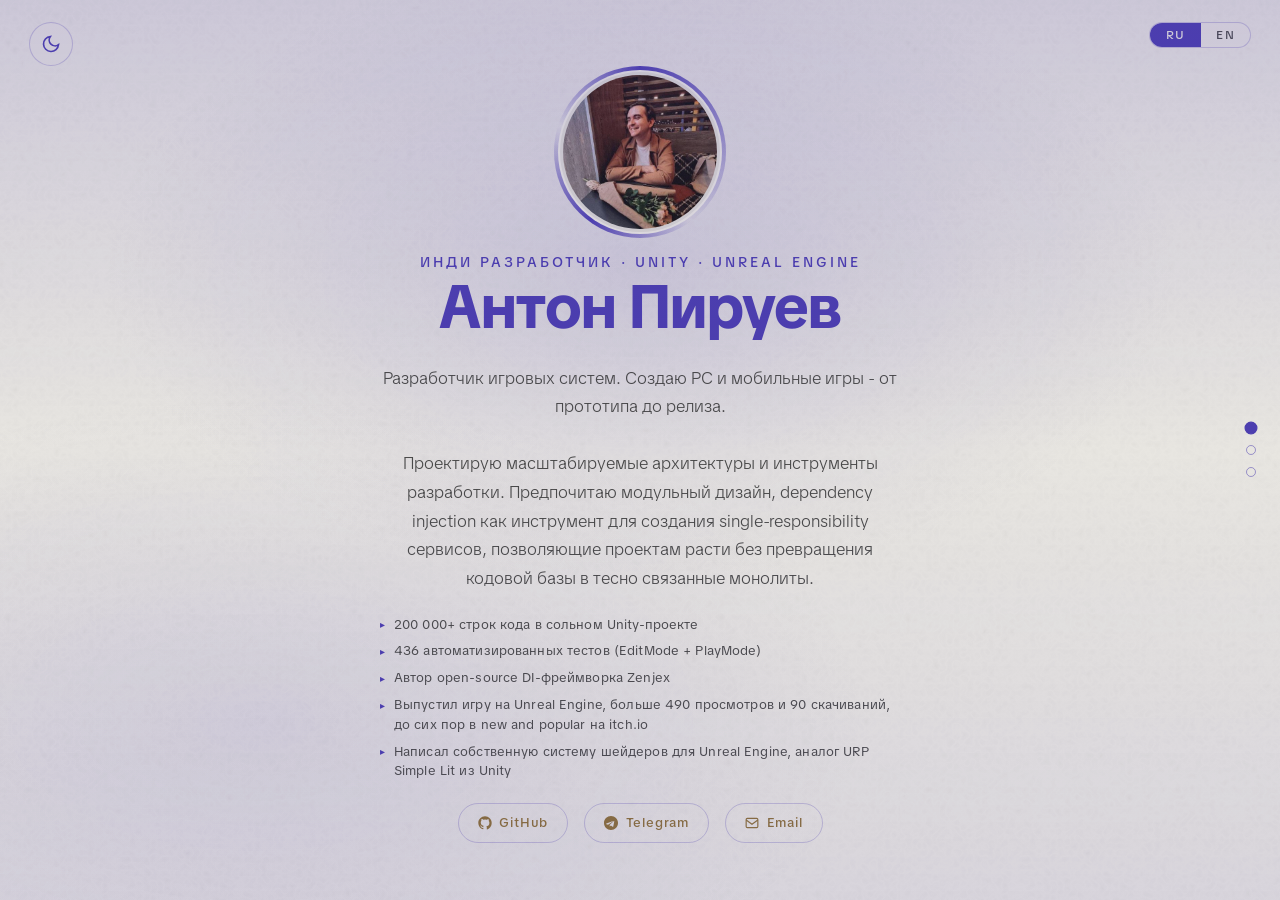
<file: src/index.html>
<!DOCTYPE html>
<html lang="ru">
<head>
  <meta charset="UTF-8" />
  <meta name="viewport" content="width=device-width, initial-scale=1.0" />
  <title>Портфолио</title>
  <!-- Font is loaded at runtime by config-loader.js from config.json -->

  <!-- Styles -->
  <link rel="stylesheet" href="css/variables.css" />
  <link rel="stylesheet" href="css/animations.css" />
  <link rel="stylesheet" href="css/layout.css" />
  <link rel="stylesheet" href="css/projects.css" />
  <link rel="stylesheet" href="css/skills.css" />
</head>
<body>

  <!-- ════════════════════════════════════════
       THEME SWITCHER
  ════════════════════════════════════════ -->
  <button class="theme-switcher" id="theme-toggle" aria-label="Toggle theme" onclick="toggleTheme()">
    <svg class="theme-icon sun" viewBox="0 0 24 24" fill="none" stroke="currentColor" stroke-width="2">
      <circle cx="12" cy="12" r="5"/>
      <path d="M12 1v2M12 21v2M4.22 4.22l1.42 1.42M18.36 18.36l1.42 1.42M1 12h2M21 12h2M4.22 19.78l1.42-1.42M18.36 5.64l1.42-1.42"/>
    </svg>
    <svg class="theme-icon moon" viewBox="0 0 24 24" fill="none" stroke="currentColor" stroke-width="2">
      <path d="M21 12.79A9 9 0 1 1 11.21 3 7 7 0 0 0 21 12.79z"/>
    </svg>
  </button>

  <!-- ════════════════════════════════════════
       LANG SWITCHER
  ════════════════════════════════════════ -->
  <div class="lang-switcher">
    <button class="lang-btn active" id="btn-ru" onclick="setLang('ru')">RU</button>
    <button class="lang-btn"        id="btn-en" onclick="setLang('en')">EN</button>
  </div>

  <!-- ════════════════════════════════════════
       SECTION NAV DOTS (fixed right side)
  ════════════════════════════════════════ -->
  <nav class="section-nav" id="section-nav" aria-label="Section navigation">
    <button class="section-nav__dot is-active" data-target="snap-stage" aria-label="Profile">
      <svg viewBox="0 0 24 24" fill="currentColor"><circle cx="12" cy="8" r="4"/><path d="M4 20c0-4 3.6-7 8-7s8 3 8 7"/></svg>
    </button>
    <button class="section-nav__dot" data-target="snap-stage-split" aria-label="Skills">
      <svg viewBox="0 0 24 24" fill="none" stroke="currentColor" stroke-width="2"><rect x="3" y="3" width="7" height="7"/><rect x="14" y="3" width="7" height="7"/><rect x="14" y="14" width="7" height="7"/><rect x="3" y="14" width="7" height="7"/></svg>
    </button>
    <button class="section-nav__dot" data-target="snap-projects" aria-label="Projects">
      <svg viewBox="0 0 24 24" fill="none" stroke="currentColor" stroke-width="2"><rect x="2" y="3" width="6" height="6" rx="1"/><rect x="9" y="3" width="6" height="6" rx="1"/><rect x="16" y="3" width="6" height="6" rx="1"/><rect x="2" y="12" width="6" height="6" rx="1"/><rect x="9" y="12" width="6" height="6" rx="1"/></svg>
    </button>
  </nav>

  <!-- ════════════════════════════════════════
       SNAP CONTAINER — sections 1 & 2
  ════════════════════════════════════════ -->
  <div class="snap-container" id="snap-container">

    <!-- STAGE: hero + skills on same layer, JS animates them -->
    <section class="snap-section" id="snap-stage">

      <!-- Skills panel: starts off-screen left, slides in -->
      <div class="stage-skills" id="stage-skills">
        <div class="skills-section" id="skills-section" aria-label="Core Skills" style="visibility:hidden">
          <div class="skills-inner">
            <div class="skills-header">
              <span class="skills-eyebrow" id="skills-title">Core Skills</span>
            </div>
            <div class="skills-grid" id="skills-grid"></div>
          </div>
        </div>
      </div>

      <!-- Hero: starts centred, slides right on transition -->
      <div class="stage-hero" id="stage-hero">
        <div class="hero">
          <div class="hero-top" id="hero-top">
            <div class="avatar-wrap">
              <img class="avatar" src="" alt=""
                   onerror="this.style.display='none'; this.nextElementSibling.style.display='flex';" />
              <div class="avatar-placeholder" style="display:none;">🧑‍💻</div>
            </div>
            <div class="hero-title-wrap">
              <p class="tagline t" id="tagline"></p>
              <h1><span id="first-name"></span> <span id="last-name"></span></h1>
            </div>
          </div>
          <p class="bio t hero-bio" id="bio"></p>
          <ul class="hero-highlights" id="hero-highlights" aria-label="Highlights"></ul>
          <div class="hero-bottom" id="hero-bottom">
            <nav class="links" aria-label="Social links">
              <a class="link-pill" id="link-github" href="#" target="_blank" rel="noopener" aria-label="GitHub">
                <svg width="14" height="14" viewBox="0 0 24 24" fill="currentColor" aria-hidden="true"><path d="M12 .5C5.65.5.5 5.65.5 12c0 5.1 3.3 9.4 7.9 10.9.58.1.79-.25.79-.56v-2c-3.2.7-3.88-1.54-3.88-1.54-.52-1.34-1.28-1.7-1.28-1.7-1.05-.72.08-.7.08-.7 1.16.08 1.77 1.2 1.77 1.2 1.03 1.76 2.7 1.25 3.36.96.1-.75.4-1.25.73-1.54-2.55-.29-5.23-1.28-5.23-5.68 0-1.25.45-2.28 1.18-3.08-.12-.29-.51-1.46.11-3.04 0 0 .96-.31 3.15 1.18a10.9 10.9 0 0 1 5.74 0C17.3 5.37 18.26 5.68 18.26 5.68c.62 1.58.23 2.75.11 3.04.74.8 1.18 1.83 1.18 3.08 0 4.41-2.69 5.38-5.25 5.67.41.35.78 1.05.78 2.12v3.15c0 .31.21.67.8.56C20.2 21.4 23.5 17.1 23.5 12 23.5 5.65 18.35.5 12 .5z"/></svg>
                GitHub
              </a>
              <a class="link-pill" id="link-telegram" href="#" target="_blank" rel="noopener" aria-label="Telegram">
                <svg width="14" height="14" viewBox="0 0 24 24" fill="currentColor" aria-hidden="true"><path d="M12 0C5.37 0 0 5.37 0 12s5.37 12 12 12 12-5.37 12-12S18.63 0 12 0zm5.89 8.26-2.04 9.6c-.15.67-.54.84-1.09.52l-3-2.21-1.45 1.4c-.16.16-.3.3-.61.3l.22-3.07 5.58-5.04c.24-.22-.05-.34-.38-.12L6.94 14.9l-2.96-.92c-.64-.2-.65-.64.14-.95l11.56-4.46c.53-.19 1 .13.81.89l.4.8z"/></svg>
                Telegram
              </a>
              <a class="link-pill" id="link-email" href="#" aria-label="Email">
                <svg width="14" height="14" viewBox="0 0 24 24" fill="none" stroke="currentColor" stroke-width="2" aria-hidden="true"><rect x="2" y="4" width="20" height="16" rx="2"/><path d="m2 7 10 7 10-7"/></svg>
                Email
              </a>
              <a class="link-pill" id="link-linkedin" href="#" target="_blank" rel="noopener" aria-label="LinkedIn">
                <svg width="14" height="14" viewBox="0 0 24 24" fill="currentColor" aria-hidden="true"><path d="M16 8a6 6 0 0 1 6 6v7h-4v-7a2 2 0 0 0-2-2 2 2 0 0 0-2 2v7h-4v-7a6 6 0 0 1 6-6zM2 9h4v12H2z"/><circle cx="4" cy="4" r="2"/></svg>
                LinkedIn
              </a>
            </nav>
          </div>
        </div>
      </div>

    </section>

  </div><!-- /snap-container -->

  <!-- ════════════════════════════════════════
       SECTION 3: PROJECTS — inside snap container
  ════════════════════════════════════════ -->
  <div id="snap-projects">

    <!-- Custom scrollbar track (left side) -->
    <div class="custom-scrollbar" id="custom-scrollbar">
      <div class="custom-scrollbar__thumb" id="scrollbar-thumb"></div>
    </div>

    <!-- Scrollable content -->
    <div class="projects-scroll" id="projects-scroll">

      <div class="divider" role="separator">
        <span class="divider-label t" id="projects-title">Проекты</span>
      </div>

      <section class="projects-section" aria-label="Projects">
        <div class="section-intro">
          <p class="t" id="projects-sub">Некоторые из моих работ</p>
        </div>
        <div class="grid" id="projects-grid"></div>
      </section>

      <footer>
        <p class="t" id="footer-text"></p>
      </footer>

    </div>
  </div>

  <!--
    Script load order (matters):
      1. theme.js         - applies saved/system theme before paint (prevents flash)
      2. config-loader.js - fetches config.json, renders cards, patches i18n + links
      3. i18n.js          - translation strings
      4. lang.js          - language-switcher logic
      5. scroll.js        - intersection-observer reveal
  -->
  <script src="js/theme.js"></script>
  <script src="js/config-loader.js"></script>
  <script src="js/i18n.js"></script>
  <script src="js/lang.js"></script>
  <script src="js/scroll.js"></script>

  <!-- Intro scroll animation -->
  <script src="js/intro-scroll.js"></script>

  <!-- Fix black screen on browser Back: bfcache may restore the transition overlay as active -->
  <script>
    window.addEventListener('pageshow', function() {
      var ov = document.getElementById('page-transition');
      if (ov) ov.classList.remove('active');
    });
  </script>
</body>
</html>
</file>
<file: src/css/variables.css>
/* ============================================================
   variables.css - Design tokens & global reset
   NOTE: Accent colours are now set via config.json.
         The values below are fallbacks used before config loads.
   ============================================================ */

*, *::before, *::after {
  box-sizing: border-box;
  margin: 0;
  padding: 0;
}

/* ─── Fallback accent (overridden at runtime by config-loader.js) ─── */
:root {
  --accent-dark:  #847271;
  --accent-light: #a67c52;
}

/* ─── DARK THEME (default) ─── */
:root {
  --accent:  var(--accent-dark);

  --bg:      #0d0d0d;
  --surface: #161616;
  --card:    #1c1c1c;
  --accent2: #e8d5a3;
  --text:    #f0ece4;
  --muted:   #8a8070;
  --border:  var(--border-dark,          rgba(132, 114, 113, 0.18));
  --glow:    var(--glow-dark,            rgba(132, 114, 113, 0.12));

  --gradient-top:    var(--gradient-top-dark,  rgba(132, 114, 113, 0.15));
  --gradient-bottom: var(--gradient-bot-dark,  rgba(132, 114, 113, 0.08));
}

/* ─── LIGHT THEME ─── */
[data-theme="light"] {
  --accent:  var(--accent-light);

  --bg:      #e8e6e1;
  --surface: #d9d7d2;
  --card:    #cfcdbc;
  --accent2: #8b6f3a;
  --text:    #1a1a1a;
  --muted:   #4a4a4a;
  --border:  var(--border-light,         rgba(166, 124, 82, 0.25));
  --glow:    var(--glow-light,           rgba(166, 124, 82, 0.15));

  --gradient-top:    var(--gradient-top-light, rgba(166, 124, 82, 0.18));
  --gradient-bottom: var(--gradient-bot-light, rgba(166, 124, 82, 0.10));
}

html { scroll-behavior: smooth; }

/* Hide native scrollbar on project page — custom one is used instead */
html:has(body.page-project) {
  scrollbar-width: none;
  overflow-y: scroll; /* keep layout stable */
}
html:has(body.page-project)::-webkit-scrollbar {
  display: none;
}

body {
  background-color:       var(--bg);
  background-image:       var(--noise-svg); /* generated by config-loader.js */
  background-attachment:  fixed;
  color:        var(--text);
  font-family:  inherit;  /* set by config-loader.js */
  font-weight:  300;
  line-height:  1.7;
  overflow-x:   hidden;
}

/* Gradient overlay — above all snap sections */
body::before {
  content: '';
  position: fixed;
  inset: 0;
  background: linear-gradient(
    to bottom,
    var(--gradient-top) 0%,
    transparent 50%,
    var(--gradient-bottom) 100%
  );
  pointer-events: none;
  z-index: 10000;
}

/* Noise texture — merged into body rule above */
</file>
<file: src/css/animations.css>
/* ============================================================
   animations.css - Keyframes, transitions, scroll reveal
   ============================================================ */

/* ── Keyframes ── */
@keyframes fadeUp {
  from {
    opacity: 0;
    transform: translateY(28px);
  }
  to {
    opacity: 1;
    transform: translateY(0);
  }
}

@keyframes spin {
  to {
    transform: rotate(360deg);
  }
}

/* ── Scroll reveal ── */
.reveal {
  opacity: 0;
  transform: translateY(24px);
  transition: opacity 0.7s ease, transform 0.7s ease;
}

.reveal.visible {
  opacity: 1;
  transform: none;
}

/* ── Language-switch fade ── */
.t {
  transition: opacity 0.18s ease;
}

.t.fading {
  opacity: 0;
}

/* ── Responsive ── */
@media (max-width: 600px) {
  .grid {
    grid-template-columns: 1fr;
  }

  .lang-switcher {
    top: 1rem;
    right: 1rem;
  }
}

/* ── Page entry fade-in (project detail page) ── */
@keyframes pageFadeIn {
  from { opacity: 0; transform: translateY(12px); }
  to   { opacity: 1; transform: none; }
}
.project-detail {
  animation: pageFadeIn 0.45s cubic-bezier(0.22, 1, 0.36, 1) both;
}
</file>
<file: src/css/layout.css>
/* ============================================================
   layout.css - Header, hero, avatar, divider, footer
   ============================================================ */

/* Font is injected at runtime by config-loader.js from config.json */

/* ── Theme switcher ── */
.theme-switcher {
  position: fixed;
  top: 1.4rem;
  left: 1.8rem;
  z-index: 1000;
  width: 44px;
  height: 44px;
  border-radius: 50%;
  border: 1px solid var(--border);
  background: rgba(13, 13, 13, 0.85);
  backdrop-filter: blur(14px);
  -webkit-backdrop-filter: blur(14px);
  cursor: pointer;
  display: flex;
  align-items: center;
  justify-content: center;
  transition: border-color 0.2s, transform 0.2s, background 0.2s;
}

[data-theme="light"] .theme-switcher {
  background: rgba(232, 230, 225, 0.85);
}

.theme-switcher:hover {
  border-color: var(--accent);
  transform: scale(1.05);
}

.theme-switcher:active {
  transform: scale(0.95);
}

.theme-icon {
  width: 20px;
  height: 20px;
  color: var(--accent);
  transition: opacity 0.3s, transform 0.3s;
}

.theme-icon.sun {
  position: absolute;
  opacity: 1;
  transform: rotate(0deg) scale(1);
}

.theme-icon.moon {
  position: absolute;
  opacity: 0;
  transform: rotate(90deg) scale(0);
}

[data-theme="light"] .theme-icon.sun {
  opacity: 0;
  transform: rotate(-90deg) scale(0);
}

[data-theme="light"] .theme-icon.moon {
  opacity: 1;
  transform: rotate(0deg) scale(1);
}

/* ── Language switcher ── */
.lang-switcher {
  position: fixed;
  top: 1.4rem;
  right: 1.8rem;
  z-index: 1000;
  display: flex;
  border: 1px solid var(--border);
  border-radius: 999px;
  overflow: hidden;
  background: rgba(13, 13, 13, 0.85);
  backdrop-filter: blur(14px);
  -webkit-backdrop-filter: blur(14px);
}

[data-theme="light"] .lang-switcher {
  background: rgba(232, 230, 225, 0.85);
}

.lang-btn {
  padding: 0.38rem 0.95rem;
  font-family: inherit;
  font-size: 0.72rem;
  font-weight: 500;
  letter-spacing: 0.13em;
  text-transform: uppercase;
  color: var(--muted);
  background: none;
  border: none;
  cursor: pointer;
  transition: color 0.2s, background 0.2s;
  line-height: 1;
}

.lang-btn.active {
  color: var(--bg);
  background: var(--accent);
}

.lang-btn:not(.active):hover {
  color: var(--accent2);
}

/* ════════════════════════════════════════════════════════════
   SNAP SECTIONS
   ─ snap-container: fixed, covers viewport, holds stage only
   ─ snap-projects:  fixed, separate from container, z-index above
                     container when active, below when inactive
   ════════════════════════════════════════════════════════════ */

body {
  overflow: hidden;
}

/* Project detail page — normal scroll, no snap */
body.page-project {
  overflow-y: auto;
  overflow-x: hidden;
  scrollbar-width: none; /* hide native, use custom */
}
body.page-project::-webkit-scrollbar { display: none; }

/* Stage container — holds hero/skills sections */
.snap-container {
  position: fixed;
  top: 0;
  left: 0;
  width: 100%;
  height: 100%;
  z-index: 10;
  overflow: hidden;
  background-color: var(--bg);
  background-image: var(--noise-svg);
  background-attachment: fixed;
  will-change: transform;
}

/* Projects section — separate fixed layer */
#snap-projects {
  position: fixed;
  top: 0;
  left: 0;
  width: 100%;
  height: 100%;
  z-index: 9;
  background-color: var(--bg);
  background-image: var(--noise-svg);
  background-attachment: fixed;
  display: flex;
  align-items: stretch;
  justify-content: flex-start;
  overflow: hidden;
  transform: translateY(100%);
  will-change: transform;
}

/* When projects are active, bring above stage */
#snap-projects.is-active {
  z-index: 11;
}

/* snap-stage — fills its container, transparent so container bg/noise shows */
#snap-stage {
  position: absolute;
  inset: 0;
  overflow: hidden;
  display: flex;
  align-items: center;
  justify-content: center;
  background: transparent;
  will-change: transform;
}

/* ── Background glow for stage section ── */
#snap-stage::before {
  content: '';
  position: absolute;
  inset: 0;
  background:
    radial-gradient(ellipse 60% 50% at 50% 30%, var(--glow) 0%, transparent 70%),
    radial-gradient(ellipse 80% 60% at 20% 80%, var(--gradient-bottom) 0%, transparent 60%);
  pointer-events: none;
  z-index: 0;
}

/* ── Stage: single section that holds both hero and skills ── */
#snap-stage {
  overflow: hidden;
}

/* Skills panel — full left half, starts off-screen left */
.stage-skills {
  position: absolute;
  top: 0;
  left: 0;
  width: 50%;
  height: 100%;
  display: flex;
  align-items: center;
  padding: 5rem 2rem 4rem 3rem;
  border-right: 1px solid transparent;
  overflow-y: auto;
  scrollbar-width: none;
  z-index: 1;
  /* Off-screen left initially — JS drives transitions */
  transform: translateX(-100%);
  will-change: transform, opacity;
  opacity: 0;
}
.stage-skills::-webkit-scrollbar { display: none; }
.stage-skills .skills-inner { width: 100%; max-width: 100%; margin: 0; }

/* Hero panel — centred initially, shifts right on transition */
.stage-hero {
  position: absolute;
  top: 0;
  left: 0;
  width: 100%;
  height: 100%;
  display: flex;
  align-items: center;
  justify-content: center;
  padding: 5rem 2rem 4rem;
  z-index: 2;
  will-change: left, width;
}

/* Inner hero card — always centred within its panel */
.stage-hero .hero {
  width: 100%;
  max-width: 520px;
  display: flex;
  flex-direction: column;
  align-items: center;
  text-align: center;
  gap: 1.4rem;
}

/* Top block: avatar + title */
.hero-top {
  display: flex;
  flex-direction: column;
  align-items: center;
  gap: 1.2rem;
  will-change: transform;
}

/* Bottom block: links */
.hero-bottom {
  will-change: transform;
}

/* Bio — sits between top and bottom, fades + collapses */
.hero-bio {
  will-change: opacity, max-height, margin;
  overflow: hidden;
}

/* ── Section 3: projects with internal scroll ── */
#snap-projects {
  align-items: stretch;
  justify-content: flex-start;
}

.projects-scroll {
  flex: 1;
  height: 100%;
  overflow-y: auto;
  overflow-x: hidden;
  padding-left: 2.5rem; /* space for custom scrollbar */
  scrollbar-width: none; /* hide native */
}
.projects-scroll::-webkit-scrollbar { display: none; }

/* ── Custom scrollbar (left side of projects section) ── */
.custom-scrollbar {
  position: absolute;
  left: 0;
  /* top/bottom set by JS to align with content area */
  top: var(--sb-top, 0px);
  bottom: var(--sb-bottom, 0px);
  width: 6px;
  background: color-mix(in srgb, var(--accent) 10%, transparent);
  border-right: 1px solid var(--border);
  z-index: 5;
  cursor: pointer;
  border-radius: 0 3px 3px 0;
}

.custom-scrollbar__thumb {
  position: absolute;
  left: 0;
  width: 100%;
  min-height: 40px;
  background: var(--accent);
  border-radius: 3px;
  transition: background 0.2s;
  cursor: grab;
}

.custom-scrollbar__thumb:hover,
.custom-scrollbar__thumb:active {
  background: var(--accent2);
}

.custom-scrollbar__thumb:active {
  cursor: grabbing;
}

/* Section nav dots */
.section-nav {
  position: fixed;
  right: 1.5rem;
  top: 50%;
  transform: translateY(-50%);
  z-index: 2000;
  display: flex;
  flex-direction: column;
  gap: 0.75rem;
  align-items: center;
}

.section-nav__dot {
  width: 10px;
  height: 10px;
  border-radius: 50%;
  border: 1.5px solid var(--accent);
  background: transparent;
  cursor: pointer;
  transition: background 0.25s, transform 0.25s, opacity 0.25s;
  padding: 0;
  opacity: 0.45;
}

.section-nav__dot.is-active {
  background: var(--accent);
  transform: scale(1.35);
  opacity: 1;
}

/* ── Mobile: revert to normal scroll ── */
@media (max-width: 900px) {
  body { overflow: auto; }

  .snap-container {
    position: static;
    height: auto;
    overflow: visible;
    transform: none !important;
  }

  #snap-stage {
    position: static;
    height: auto;
    min-height: 100svh;
    display: flex;
    flex-direction: column;
    overflow-y: auto;
    transform: none !important;
  }

  .stage-skills {
    position: static;
    width: 100%;
    height: auto;
    padding: 2rem 1.5rem 3rem;
    transform: none !important;
    opacity: 1 !important;
    border-top: 1px solid var(--border);
    order: 2;
    overflow-y: visible;
  }

  .stage-hero {
    position: static;
    width: 100% !important;
    left: 0 !important;
    height: auto;
    padding: 5rem 1.5rem 2.5rem;
    order: 1;
  }

  .hero-bio {
    opacity: 1 !important;
  }

  .hero-highlights {
    opacity: 1 !important;
    max-height: none !important;
    margin: 0 !important;
  }

  #snap-projects {
    position: static;
    height: auto;
    transform: none !important;
    z-index: auto;
    flex-direction: column;
    overflow: visible;
  }

  .projects-scroll {
    overflow: visible;
    height: auto;
    padding-left: 0;
  }

  .custom-scrollbar { display: none; }
  .section-nav      { display: none; }
}

/* Background glow shared */
.snap-section::before {
  content: '';
  position: absolute;
  inset: 0;
  background:
    radial-gradient(ellipse 60% 50% at 50% 30%, var(--glow) 0%, transparent 70%),
    radial-gradient(ellipse 80% 60% at 20% 80%, var(--gradient-bottom) 0%, transparent 60%);
  pointer-events: none;
  z-index: 0;
}

/* ── Hero card ── */
.hero {
  display: flex;
  flex-direction: column;
  align-items: center;
  gap: 1.6rem;
  text-align: center;
  width: 100%;
  max-width: 480px;
  position: relative;
  z-index: 1;
  animation: fadeUp 1.1s cubic-bezier(0.22, 1, 0.36, 1) both;
}

/* ── Highlights list ── */
.hero-highlights {
  list-style: none;
  margin: 0;
  padding: 0;
  display: flex;
  flex-direction: column;
  gap: 0.45rem;
  text-align: left;
  width: 100%;
  will-change: opacity, max-height;
  overflow: hidden;
}

.hero-highlights li {
  display: flex;
  align-items: baseline;
  gap: 0.55rem;
  font-size: 0.82rem;
  font-weight: 400;
  color: var(--muted);
  line-height: 1.5;
  letter-spacing: 0.01em;
}

.hl-bullet {
  color: var(--accent);
  font-size: 0.65rem;
  flex-shrink: 0;
  position: relative;
  top: -0.05em;
}

/* ── Section nav dots (right side) ── */
.section-nav {
  position: fixed;
  right: 1.5rem;
  top: 50%;
  transform: translateY(-50%);
  z-index: 2000;
  display: flex;
  flex-direction: column;
  gap: 0.75rem;
  align-items: center;
}

.section-nav__dot {
  width: 10px;
  height: 10px;
  border-radius: 50%;
  border: 1.5px solid var(--accent);
  background: transparent;
  cursor: pointer;
  transition: background 0.25s, transform 0.25s, opacity 0.25s;
  padding: 0;
  opacity: 0.5;
  display: flex;
  align-items: center;
  justify-content: center;
  position: relative;
}

.section-nav__dot svg {
  width: 14px;
  height: 14px;
  color: var(--accent);
  opacity: 0;
  position: absolute;
  transition: opacity 0.25s;
}

.section-nav__dot.is-active {
  background: var(--accent);
  transform: scale(1.3);
  opacity: 1;
}

.section-nav__dot.is-active svg {
  opacity: 0; /* dots only, no icon when active */
}

/* Projects nav dot is always visible since projects are outside snap */
.section-nav__dot--projects {
  border-style: dashed;
}

/* ── Compact hero for split section ── */
.hero--compact {
  gap: 1rem;
}

.avatar-wrap--sm {
  width: 110px;
  height: 110px;
}

.h1--sm {
  font-size: clamp(1.6rem, 3.5vw, 2.6rem);
}

/* ════════════════════════════════════════════════════════════
   AVATAR
   ════════════════════════════════════════════════════════════ */
/* ── Avatar ── */
.avatar-wrap {
  position: relative;
  width: 160px;
  height: 160px;
  flex-shrink: 0;
}

.avatar-wrap::before {
  content: '';
  position: absolute;
  inset: -6px;
  border-radius: 50%;
  background: conic-gradient(
    var(--accent),
    transparent 40%,
    var(--accent) 60%,
    transparent 80%,
    var(--accent)
  );
  animation: spin 8s linear infinite;
}

.avatar-wrap::after {
  content: '';
  position: absolute;
  inset: -2px;
  border-radius: 50%;
  background: var(--bg);
}

.avatar {
  position: relative;
  z-index: 1;
  width: 100%;
  height: 100%;
  border-radius: 50%;
  object-fit: cover;
  border: 3px solid var(--surface);
}

.avatar-placeholder {
  position: relative;
  z-index: 1;
  width: 100%;
  height: 100%;
  border-radius: 50%;
  background: linear-gradient(135deg, color-mix(in srgb, var(--accent) 12%, var(--surface)) 0%, color-mix(in srgb, var(--accent) 22%, var(--surface)) 100%);
  display: flex;
  align-items: center;
  justify-content: center;
  font-size: 4rem;
  border: 3px solid var(--surface);
}

/* ── Typography ── */
h1 {
  font-family: inherit;
  font-size: clamp(2.4rem, 6vw, 3.8rem);
  font-weight: 700;
  letter-spacing: -0.01em;
  line-height: 1.1;
}

h1 span {
  color: var(--accent);
}

.tagline {
  font-size: 0.85rem;
  letter-spacing: 0.22em;
  text-transform: uppercase;
  color: var(--accent);
  font-weight: 500;
}

.bio {
  font-size: 1.05rem;
  color: var(--muted);
  max-width: 520px;
}

[data-theme="light"] .bio {
  color: var(--muted);
}

/* ── Social links ── */
.links {
  display: flex;
  gap: 1rem;
  flex-wrap: wrap;
  justify-content: center;
}

.link-pill {
  display: inline-flex;
  align-items: center;
  gap: 0.45rem;
  padding: 0.5rem 1.2rem;
  border: 1px solid var(--border);
  border-radius: 999px;
  font-size: 0.82rem;
  font-weight: 500;
  letter-spacing: 0.06em;
  color: var(--accent2);
  text-decoration: none;
  transition: background 0.25s, border-color 0.25s, transform 0.2s;
}

.link-pill:hover {
  background: var(--glow);
  border-color: var(--accent);
  transform: translateY(-2px);
}

/* ── Section divider ── */
.divider {
  width: 100%;
  max-width: 900px;
  margin: 0 auto;
  padding: 0 2rem;
  display: flex;
  align-items: center;
  gap: 1.5rem;
}

.divider::before,
.divider::after {
  content: '';
  flex: 1;
  height: 1px;
  background: var(--border);
}

.divider-label {
  font-family: inherit;
  font-size: 1.5rem;
  color: var(--accent);
  white-space: nowrap;
}

/* ── Footer ── */
footer {
  text-align: center;
  padding: 2rem;
  color: var(--muted);
  font-size: 0.78rem;
  letter-spacing: 0.05em;
  border-top: 1px solid var(--border);
}


/* ════════════════════════════════════════════════════════════
   MOBILE RESPONSIVE
   ════════════════════════════════════════════════════════════ */

@media (max-width: 768px) {
  /* ── Theme & Lang switchers ── */
  .theme-switcher {
    top: 1rem;
    left: 1rem;
    width: 40px;
    height: 40px;
  }
  
  .lang-switcher {
    top: 1rem;
    right: 1rem;
  }
  
  .lang-btn {
    padding: 0.3rem 0.7rem;
    font-size: 0.65rem;
  }
  
  /* ── Avatar ── */
  .avatar-wrap {
    width: 120px;
    height: 120px;
  }
  
  .avatar-placeholder {
    font-size: 3rem;
  }
  
  /* ── Typography ── */
  .tagline {
    font-size: 0.7rem;
    letter-spacing: 0.18em;
  }
  
  .bio {
    font-size: 0.95rem;
    line-height: 1.6;
  }
  
  /* ── Social links ── */
  .links {
    gap: 0.6rem;
    flex-wrap: wrap;
    justify-content: center;
  }
  
  .link-pill {
    padding: 0.4rem 0.9rem;
    font-size: 0.75rem;
  }
  
  /* ── Divider ── */
  .divider {
    padding: 0 1.2rem;
  }
  
  .divider-label {
    font-size: 1.2rem;
  }
  
  /* ── Projects section ── */
  .projects-section {
    padding: 3rem 1.2rem 5rem;
  }
  
  .section-intro {
    margin-bottom: 2rem;
  }
  
  .section-intro p {
    font-size: 0.8rem;
  }
  
  /* ── Project grid ── */
  .grid {
    grid-template-columns: 1fr;
    gap: 1.2rem;
  }
  
  /* ── Footer ── */
  footer {
    padding: 1.5rem 1rem;
    font-size: 0.7rem;
  }
}

/* ── Extra small devices ── */
@media (max-width: 400px) {
  .avatar-wrap {
    width: 100px;
    height: 100px;
  }
  
  .avatar-placeholder {
    font-size: 2.5rem;
  }
  
  h1 {
    font-size: 1.8rem;
  }
  
  .links {
    gap: 0.4rem;
  }
  
  .link-pill {
    padding: 0.35rem 0.7rem;
    font-size: 0.7rem;
  }
}

/* ── Touch devices: disable hover effects ── */
@media (hover: none) {
  .theme-switcher:active {
    transform: scale(0.95);
  }
  
  .link-pill:hover {
    transform: none;
  }
  
  .project-card:hover {
    transform: none;
    box-shadow: 0 10px 30px rgba(0, 0, 0, 0.3);
  }
  
  .project-card:hover .project-image-wrapper,
  .project-card:hover .project-thumb {
    transform: none;
  }
  
  .project-arrow {
    opacity: 1;
    transform: none;
  }
}
</file>
<file: src/css/projects.css>
/* ============================================================
   projects.css - Project grid & cards
   ============================================================ */

.projects-section {
  padding: 5rem 2rem 8rem;
  max-width: 1100px;
  margin: 0 auto;
}

.section-intro {
  text-align: center;
  margin-bottom: 3.5rem;
}

.section-intro p {
  color: var(--muted);
  font-size: 0.9rem;
  letter-spacing: 0.08em;
  text-transform: uppercase;
}

/* ── Grid ── */
.grid {
  display: grid;
  grid-template-columns: repeat(auto-fill, minmax(280px, 1fr));
  grid-auto-rows: 1fr;
  gap: 1.5rem;
  align-items: stretch;
}

/* ── Card ── */
.project-card {
  position: relative;
  border-radius: 12px;
  overflow: hidden;
  border: 1px solid var(--border);
  cursor: pointer;
  text-decoration: none;
  display: flex;
  flex-direction: column;   /* stack: image → info → buttons */
  height: 100%;             /* fill grid cell so all cards same height */
  background: var(--card);
  transition:
    transform 0.3s cubic-bezier(0.22, 1, 0.36, 1),
    box-shadow 0.3s,
    border-color 0.3s;
  will-change: transform, opacity;
  animation: fadeUp 0.7s cubic-bezier(0.22, 1, 0.36, 1) both;
}

.project-card:nth-child(1) { animation-delay: 0.05s; }
.project-card:nth-child(2) { animation-delay: 0.10s; }
.project-card:nth-child(3) { animation-delay: 0.15s; }
.project-card:nth-child(4) { animation-delay: 0.20s; }
.project-card:nth-child(5) { animation-delay: 0.25s; }
.project-card:nth-child(6) { animation-delay: 0.30s; }

.project-card:hover {
  transform: translateY(-6px) scale(1.01);
  box-shadow: 0 20px 50px rgba(0, 0, 0, 0.55), 0 0 0 1px var(--accent);
  border-color: var(--accent);
}

/* ── Thumbnail ── */
.project-thumb {
  width: 100%;
  height: 100%;
  display: flex;
  align-items: center;
  justify-content: center;
  font-size: 2.5rem;
  position: absolute;
  top: 0;
  left: 0;
}

/* ── Project Image Wrapper ── */
.project-image-wrapper {
  width: 100%;
  aspect-ratio: 16 / 9;
  overflow: hidden;
  position: relative;
  transition: transform 0.5s cubic-bezier(0.22, 1, 0.36, 1);
}

/* ── Project Image (new) ── */
.project-image {
  width: 100%;
  height: 100%;
  object-fit: cover;
  display: block;
}

.project-card:hover .project-image-wrapper {
  transform: scale(1.04);
}

/* Thumbnail colour variants (fallback if using .project-thumb with emoji) */
.c1 { background: linear-gradient(135deg, #1a2a1a, #2d4a2d); }
.c2 { background: linear-gradient(135deg, #1a1a2e, #2d2d50); }
.c3 { background: linear-gradient(135deg, #2e1a1a, #4a2020); }
.c4 { background: linear-gradient(135deg, #2e2a1a, #4a3d10); }
.c5 { background: linear-gradient(135deg, #1a2a2e, #1a3d4a); }
.c6 { background: linear-gradient(135deg, #2a1a2e, #3d1a4a); }

/* ── Card body ── */
.project-info {
  padding: 1.2rem 1.4rem 1.4rem;
  flex: 1;          /* push links-bar to bottom */
}

.project-info h3 {
  font-family: inherit;
  font-size: 1.1rem;
  font-weight: 700;
  color: var(--text);
  margin-bottom: 0.2rem;
}

/* Role badge — sits between title and description */
.project-role {
  font-size: 0.72rem !important;
  font-weight: 500;
  letter-spacing: 0.07em;
  text-transform: uppercase;
  color: var(--accent) !important;
  margin-bottom: 0.4rem !important;
  opacity: 0.85;
}

.project-info p {
  font-size: 0.82rem;
  color: var(--muted);
  line-height: 1.5;
}

.project-tags {
  display: flex;
  flex-wrap: wrap;
  gap: 0.35rem;
  margin-top: 0.75rem;
}

.project-tag {
  display: inline-block;
  font-size: 0.68rem;
  letter-spacing: 0.07em;
  padding: 0.2rem 0.6rem;
  border-radius: 999px;
  font-weight: 500;
  border: 1px solid var(--border);
}

/* Main tags: bright accent, more visible */
.project-tag--main {
  color: var(--accent);
  border-color: color-mix(in srgb, var(--accent) 35%, transparent);
  background: color-mix(in srgb, var(--accent) 8%, transparent);
  font-weight: 600;
  text-transform: uppercase;
  letter-spacing: 0.09em;
}

/* Subtags: muted, secondary */
.project-tag--sub {
  color: var(--muted);
  border-color: var(--border);
  font-size: 0.63rem;
}

/* ── "Подробнее" badge ── */
.project-arrow {
  position: absolute;
  top: 0.85rem;
  right: 0.85rem;
  padding: 0.3rem 0.75rem;
  border-radius: 999px;
  background: var(--glow);
  border: 1px solid var(--accent);
  display: flex;
  align-items: center;
  gap: 0.3rem;
  font-size: 0.72rem;
  font-weight: 600;
  letter-spacing: 0.05em;
  white-space: nowrap;
  opacity: 0;
  transform: translateY(-4px) scale(0.92);
  transition: opacity 0.22s, transform 0.22s cubic-bezier(0.22, 1, 0.36, 1);
  color: var(--accent);
  backdrop-filter: blur(6px);
  -webkit-backdrop-filter: blur(6px);
  pointer-events: none;
}

.project-card:hover .project-arrow {
  opacity: 1;
  transform: translateY(0) scale(1);
}


/* ════════════════════════════════════════════════════════════
   MOBILE RESPONSIVE
   ════════════════════════════════════════════════════════════ */
@media (max-width: 768px) {
  .projects-section {
    padding: 3rem 1.2rem 5rem;
  }
  
  .grid {
    grid-template-columns: 1fr;
    gap: 1.2rem;
  }
  
  .project-card {
    border-radius: 10px;
  }
  
  .project-info {
    padding: 1rem 1.2rem 1.2rem;
  }
  
  .project-info h3 {
    font-size: 1rem;
  }
  
  .project-info p {
    font-size: 0.78rem;
  }
  
  .project-tag--main {
    font-size: 0.6rem;
    padding: 0.15rem 0.45rem;
  }

  .project-tag--sub {
    font-size: 0.58rem;
  }
  
  .project-arrow {
    top: 0.8rem;
    right: 0.8rem;
    width: 28px;
    height: 28px;
    font-size: 0.8rem;
  }
}

@media (max-width: 400px) {
  .project-info h3 {
    font-size: 0.95rem;
  }
  
  .project-info p {
    font-size: 0.75rem;
  }
  
  .project-tag--main,
  .project-tag--sub {
    font-size: 0.58rem;
  }
}



/* ════════════════════════════════════════════════════════════
   CARD PRESETS
   ════════════════════════════════════════════════════════════

   "no-links"   - display-only, no hover lift, not clickable
   "link"       - whole card is one <a> → any URL (↗ badge)
   "github"     - whole card is one <a> → GitHub (GitHub icon badge)
   "links-bar"  - card is a <div>; button strip at the bottom
   ════════════════════════════════════════════════════════════ */

/* ── no-links: still navigates to detail page, looks same as other cards ── */

/* ── arrow badge (duplicate rule removed — defined above) ── */

/* ── links-bar: button strip ── */
.project-link-footer {
  display:     flex;
  flex-wrap:   wrap;
  gap:         0.5rem;
  padding:     0.85rem 1.4rem 1.1rem;
  border-top:  1px solid var(--border);
  margin-top:  0.2rem;
}

.project-link-btn {
  display:         inline-flex;
  align-items:     center;
  gap:             0.4rem;
  padding:         0.4rem 0.95rem;
  border-radius:   999px;
  border:          1px solid var(--border);
  font-family:     inherit;
  font-size:       0.74rem;
  font-weight:     500;
  letter-spacing:  0.06em;
  text-decoration: none;
  color:           var(--muted);
  background:      transparent;
  cursor:          pointer;
  white-space:     nowrap;
  transition:      color .2s, border-color .2s, background .2s, transform .15s;
}
.project-link-btn:hover {
  color:        var(--text);
  border-color: var(--accent);
  background:   var(--glow);
  transform:    translateY(-1px);
}

/* Play button - accent-filled on hover */
.project-link-btn--play {
  color:        var(--accent);
}
.project-link-btn--play:hover {
  color:        var(--bg);
  background:   var(--accent);
  border-color: var(--accent);
}


/* ════════════════════════════════════════════════════════════
   CARD WRAP — collapses hidden cards out of grid flow
   ════════════════════════════════════════════════════════════ */
/* card-wrap removed — filter works directly on .project-card */

/* ════════════════════════════════════════════════════════════
   TAG FILTER BAR
   ════════════════════════════════════════════════════════════ */
.tag-filter-bar {
  display:     flex;
  flex-wrap:   wrap;
  gap:         0.5rem;
  margin-bottom: 2rem;
}

.filter-btn {
  padding:         0.38rem 1rem;
  border-radius:   999px;
  border:          1px solid var(--border);
  background:      transparent;
  color:           var(--muted);
  font-family:     inherit;
  font-size:       0.75rem;
  font-weight:     500;
  letter-spacing:  0.07em;
  cursor:          pointer;
  transition:      color .2s, border-color .2s, background .2s, transform .15s;
  white-space:     nowrap;
}
.filter-btn:hover {
  color:        var(--text);
  border-color: var(--accent);
  background:   var(--glow);
}
.filter-btn.active {
  color:        var(--bg);
  background:   var(--accent);
  border-color: var(--accent);
}

/* ════════════════════════════════════════════════════════════
   PAGE TRANSITION OVERLAY
   ════════════════════════════════════════════════════════════ */
.page-transition {
  position:       fixed;
  inset:          0;
  background:     var(--bg);
  z-index:        10000;
  pointer-events: none;
  opacity:        0;
  transition:     opacity 0.32s cubic-bezier(0.4, 0, 0.2, 1);
}
.page-transition.active {
  opacity:        1;
  pointer-events: all;
}
</file>
<file: src/css/skills.css>
/* ============================================================
   skills.css - Core Skills section
   ============================================================ */

/* ── Section wrapper (standalone fallback) ── */
.skills-section {
  width: 100%;
  padding: 4rem 2rem 5rem;
}

/* When inside .stage-skills the parent handles layout/padding */
.stage-skills .skills-section,
.stage-skills .skills-inner {
  padding: 0;
  max-width: 100%;
  margin: 0;
  width: 100%;
}

.skills-inner {
  max-width: 900px;
  margin: 0 auto;
}

/* ── Header ── */
.skills-header {
  display: flex;
  align-items: center;
  gap: 1.5rem;
  margin-bottom: 3rem;
}

.skills-header::before,
.skills-header::after {
  content: '';
  flex: 1;
  height: 1px;
  background: var(--border);
}

.skills-eyebrow {
  font-family: inherit;
  font-size: 1.5rem;
  color: var(--accent);
  white-space: nowrap;
}

/* ── Skills grid ── */
.skills-grid {
  display: grid;
  grid-template-columns: repeat(auto-fit, minmax(220px, 1fr));
  gap: 1.5rem;
}

/* ── Skill group card ── */
.skill-group {
  background: var(--card);
  border: 1px solid var(--border);
  border-radius: 16px;
  padding: 1.4rem 1.5rem;
  transition: border-color 0.25s, box-shadow 0.25s, transform 0.2s;
  position: relative;
  overflow: hidden;
}

.skill-group::before {
  content: '';
  position: absolute;
  inset: 0;
  background: radial-gradient(ellipse 80% 60% at 50% 0%, var(--glow) 0%, transparent 70%);
  pointer-events: none;
  opacity: 0;
  transition: opacity 0.3s;
}

.skill-group:hover {
  border-color: var(--accent);
  box-shadow: 0 8px 32px rgba(0, 0, 0, 0.25);
  transform: translateY(-2px);
}

.skill-group:hover::before {
  opacity: 1;
}

/* ── Group title ── */
.skill-group-title {
  display: flex;
  align-items: center;
  gap: 0.5rem;
  font-size: 0.7rem;
  font-weight: 600;
  letter-spacing: 0.14em;
  text-transform: uppercase;
  color: var(--accent);
  margin-bottom: 1rem;
}

.skill-group-title svg {
  flex-shrink: 0;
  stroke: var(--accent);
  opacity: 0.8;
}

/* ── Skill tags ── */
.skill-tags {
  display: flex;
  flex-wrap: wrap;
  gap: 0.45rem;
}

.skill-tag {
  display: inline-block;
  padding: 0.28rem 0.75rem;
  border: 1px solid var(--border);
  border-radius: 999px;
  font-size: 0.75rem;
  font-weight: 500;
  color: var(--accent2);
  letter-spacing: 0.03em;
  background: color-mix(in srgb, var(--accent) 4%, transparent);
  transition: background 0.2s, border-color 0.2s, color 0.2s;
}

.skill-group:hover .skill-tag {
  border-color: color-mix(in srgb, var(--accent) 30%, transparent);
}

/* ── Primary tags (Core technologies) — slightly more prominent ── */
.skill-tag--primary {
  background: color-mix(in srgb, var(--accent) 10%, transparent);
  border-color: color-mix(in srgb, var(--accent) 30%, transparent);
  color: var(--accent);
  font-weight: 600;
}

.skill-group:hover .skill-tag--primary {
  background: color-mix(in srgb, var(--accent) 16%, transparent);
  border-color: var(--accent);
}

/* ─── MOBILE ─── */
@media (max-width: 768px) {
  .skills-section {
    padding: 3rem 1.2rem 4rem;
  }

  .skills-grid {
    grid-template-columns: 1fr 1fr;
    gap: 1rem;
  }

  .skill-group {
    padding: 1.1rem 1.2rem;
  }

  .skills-eyebrow {
    font-size: 1.2rem;
  }
}

@media (max-width: 480px) {
  .skills-grid {
    grid-template-columns: 1fr;
  }
}
</file>
